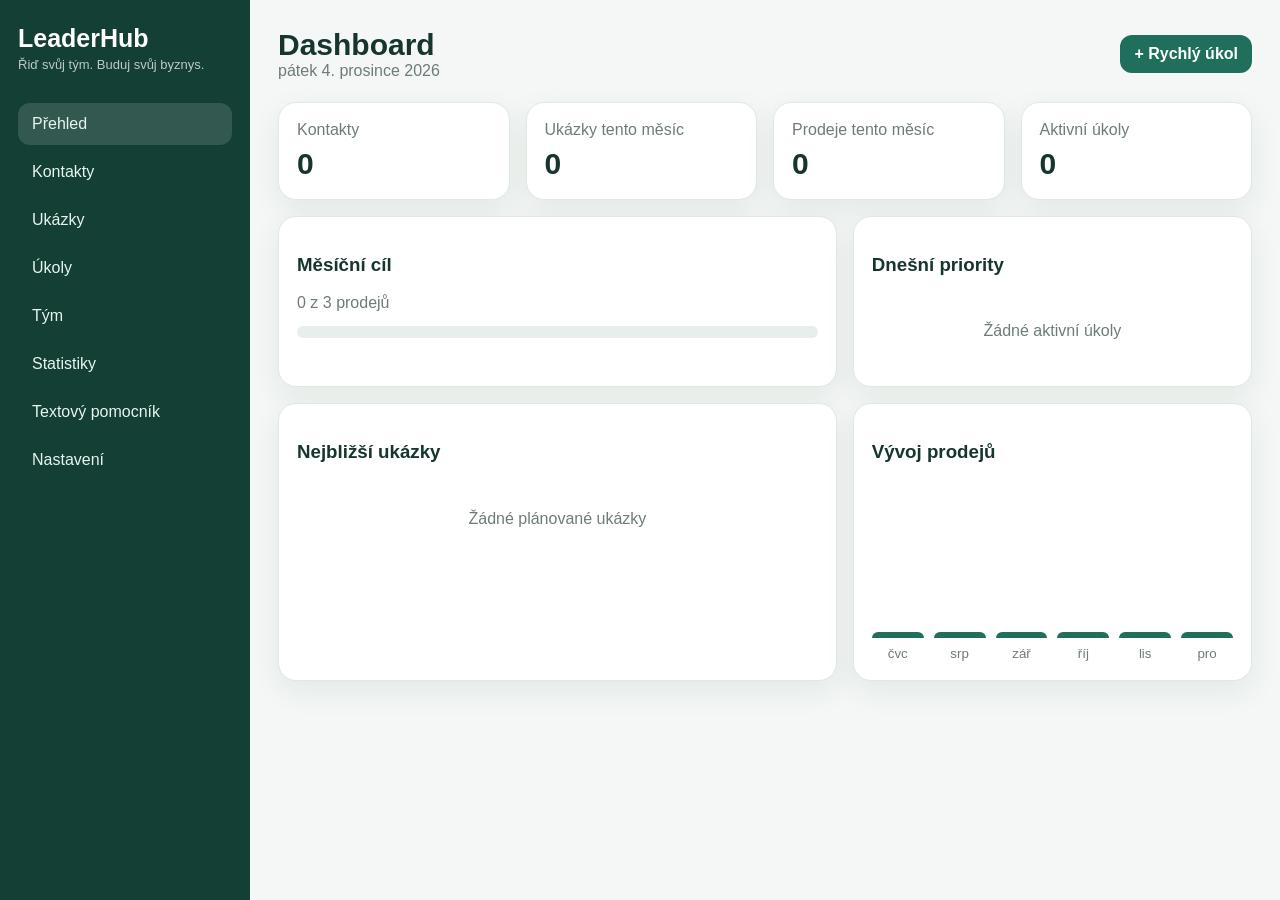
<file: index(1).html>
<!doctype html>
<html lang="cs">
<head>
  <meta charset="utf-8">
  <meta name="viewport" content="width=device-width,initial-scale=1">
  <meta name="theme-color" content="#173f35">
  <title>LeaderHub v2</title>
  <style>
    :root{
      --bg:#f4f7f5;--card:#fff;--text:#17352f;--muted:#6d7c77;
      --brand:#1f6f5c;--brand2:#dff3ea;--danger:#b93636;--line:#dfe8e3;
      --shadow:0 10px 30px rgba(22,60,50,.08);--radius:18px
    }
    *{box-sizing:border-box}
    body{margin:0;font-family:Arial,Segoe UI,sans-serif;background:var(--bg);color:var(--text)}
    button,input,select,textarea{font:inherit}
    button{cursor:pointer}
    .app{display:grid;grid-template-columns:250px 1fr;min-height:100vh}
    aside{background:#143f35;color:#fff;padding:24px 18px;position:sticky;top:0;height:100vh}
    .logo{font-size:25px;font-weight:800;margin-bottom:4px}.sub{opacity:.72;font-size:13px;margin-bottom:28px}
    nav button{width:100%;border:0;background:transparent;color:#e8f4f0;text-align:left;padding:12px 14px;border-radius:12px;margin:3px 0}
    nav button.active,nav button:hover{background:rgba(255,255,255,.13)}
    main{padding:28px;max-width:1400px;width:100%}
    .top{display:flex;justify-content:space-between;gap:16px;align-items:center;margin-bottom:22px}
    h1{margin:0;font-size:30px}.muted{color:var(--muted)}
    .btn{border:0;border-radius:12px;padding:10px 14px;background:var(--brand);color:#fff;font-weight:700}
    .btn.secondary{background:#e8f1ed;color:var(--text)}
    .grid{display:grid;gap:16px}.stats{grid-template-columns:repeat(4,minmax(0,1fr))}
    .card{background:var(--card);border:1px solid var(--line);border-radius:var(--radius);padding:18px;box-shadow:var(--shadow)}
    .stat strong{font-size:30px;display:block;margin-top:8px}.stat span{color:var(--muted)}
    .two{grid-template-columns:1.4fr 1fr}
    .progress{height:12px;background:#e8eeeb;border-radius:999px;overflow:hidden}.progress>i{display:block;height:100%;background:var(--brand);width:0}
    table{width:100%;border-collapse:collapse}th,td{text-align:left;padding:11px 8px;border-bottom:1px solid var(--line);vertical-align:top}
    th{font-size:13px;color:var(--muted)}
    .pill{display:inline-block;padding:5px 9px;border-radius:999px;background:var(--brand2);font-size:12px}
    .toolbar{display:flex;gap:10px;flex-wrap:wrap;margin-bottom:14px}.toolbar input,.toolbar select{padding:10px 12px;border:1px solid var(--line);border-radius:10px;background:white}
    .form-grid{display:grid;grid-template-columns:repeat(2,minmax(0,1fr));gap:12px}.full{grid-column:1/-1}
    label{display:block;font-size:13px;font-weight:700;margin-bottom:5px}input,select,textarea{width:100%;padding:11px;border:1px solid var(--line);border-radius:10px;background:#fff}
    textarea{min-height:90px;resize:vertical}
    .modal{display:none;position:fixed;inset:0;background:rgba(5,25,20,.5);align-items:center;justify-content:center;padding:20px;z-index:10}
    .modal.open{display:flex}.modal-box{background:#fff;border-radius:20px;padding:20px;width:min(680px,100%);max-height:90vh;overflow:auto}
    .modal-head{display:flex;justify-content:space-between;align-items:center;margin-bottom:16px}.close{background:transparent;border:0;font-size:24px}
    .empty{padding:28px;text-align:center;color:var(--muted)}.actions{display:flex;gap:6px;flex-wrap:wrap}.mini{border:0;border-radius:8px;padding:6px 9px;background:#edf3f0}
    section{display:none}section.active{display:block}
    .bar-chart{display:flex;align-items:end;gap:10px;height:180px;padding:15px 0 24px}.bar{flex:1;background:var(--brand);border-radius:8px 8px 0 0;min-height:4px;position:relative}.bar small{position:absolute;bottom:-23px;left:50%;transform:translateX(-50%);color:var(--muted)}
    @media(max-width:900px){.app{grid-template-columns:1fr}aside{height:auto;position:static;padding:14px}nav{display:flex;overflow:auto;gap:4px}.logo,.sub{display:none}nav button{white-space:nowrap;width:auto}.stats,.two{grid-template-columns:1fr 1fr}main{padding:18px}}
    @media(max-width:620px){.stats,.two,.form-grid{grid-template-columns:1fr}.top{align-items:flex-start;flex-direction:column}main{padding:14px}table{font-size:13px}}
  </style>
</head>
<body>
<div class="app">
  <aside>
    <div class="logo">LeaderHub</div><div class="sub">Řiď svůj tým. Buduj svůj byznys.</div>
    <nav id="nav"></nav>
  </aside>
  <main>
    <section id="dashboard" class="active">
      <div class="top"><div><h1>Dashboard</h1><div class="muted" id="today"></div></div><button class="btn" onclick="openForm('task')">+ Rychlý úkol</button></div>
      <div class="grid stats">
        <div class="card stat"><span>Kontakty</span><strong id="sContacts">0</strong></div>
        <div class="card stat"><span>Ukázky tento měsíc</span><strong id="sDemos">0</strong></div>
        <div class="card stat"><span>Prodeje tento měsíc</span><strong id="sSales">0</strong></div>
        <div class="card stat"><span>Aktivní úkoly</span><strong id="sTasks">0</strong></div>
      </div>
      <div class="grid two" style="margin-top:16px">
        <div class="card"><h3>Měsíční cíl</h3><div class="muted" id="goalText"></div><div class="progress" style="margin-top:14px"><i id="goalBar"></i></div></div>
        <div class="card"><h3>Dnešní priority</h3><div id="todayTasks"></div></div>
      </div>
      <div class="grid two" style="margin-top:16px">
        <div class="card"><h3>Nejbližší ukázky</h3><div id="upcomingDemos"></div></div>
        <div class="card"><h3>Vývoj prodejů</h3><div id="salesChart" class="bar-chart"></div></div>
      </div>
    </section>

    <section id="contacts">
      <div class="top"><div><h1>Kontakty</h1><div class="muted">Zájemci, zákazníci a hostitelky</div></div><button class="btn" onclick="openForm('contact')">+ Nový kontakt</button></div>
      <div class="card"><div class="toolbar"><input id="contactSearch" placeholder="Hledat..." oninput="renderContacts()"><select id="contactFilter" onchange="renderContacts()"><option value="">Všechny stavy</option><option>Nový kontakt</option><option>Domluvit ukázku</option><option>Po ukázce</option><option>Objednáno</option><option>Zákazník</option></select></div><div id="contactsTable"></div></div>
    </section>

    <section id="demos">
      <div class="top"><div><h1>Ukázky</h1><div class="muted">Plánované i uskutečněné prezentace</div></div><button class="btn" onclick="openForm('demo')">+ Nová ukázka</button></div>
      <div class="card"><div id="demosTable"></div></div>
    </section>

    <section id="tasks">
      <div class="top"><div><h1>Úkoly</h1><div class="muted">Volání, zprávy a další kroky</div></div><button class="btn" onclick="openForm('task')">+ Nový úkol</button></div>
      <div class="card"><div id="tasksTable"></div></div>
    </section>

    <section id="team">
      <div class="top"><div><h1>Tým</h1><div class="muted">Výsledky a cíle členů týmu</div></div><button class="btn" onclick="openForm('member')">+ Přidat člena</button></div>
      <div class="card"><div id="teamTable"></div></div>
    </section>

    <section id="stats">
      <div class="top"><div><h1>Statistiky</h1><div class="muted">Přehled výkonu</div></div></div>
      <div class="grid stats">
        <div class="card stat"><span>Celkem prodejů</span><strong id="allSales">0</strong></div>
        <div class="card stat"><span>Celkem ukázek</span><strong id="allDemos">0</strong></div>
        <div class="card stat"><span>Konverze</span><strong id="conversion">0 %</strong></div>
        <div class="card stat"><span>Členů týmu</span><strong id="membersCount">0</strong></div>
      </div>
    </section>

    <section id="templates">
      <div class="top"><div><h1>Textový pomocník</h1><div class="muted">Rychlé šablony ve tvém stylu</div></div></div>
      <div class="grid two">
        <div class="card"><label>Typ textu</label><select id="templateType"><option value="follow">Připomenutí zájemci</option><option value="demo">Pozvánka na ukázku</option><option value="thanks">Poděkování po ukázce</option><option value="social">Příspěvek na sociální sítě</option></select><label style="margin-top:12px">Jméno</label><input id="templateName" placeholder="např. paní Nováková"><button class="btn" style="margin-top:12px" onclick="makeTemplate()">Vytvořit návrh</button></div>
        <div class="card"><label>Výsledek</label><textarea id="templateOutput" style="min-height:220px"></textarea><button class="btn secondary" onclick="copyTemplate()">Kopírovat</button></div>
      </div>
    </section>

    <section id="settings">
      <div class="top"><div><h1>Nastavení</h1><div class="muted">Cíle a záloha dat</div></div></div>
      <div class="grid two">
        <div class="card"><h3>Měsíční cíl</h3><label>Počet prodejů</label><input id="goalInput" type="number" min="1"><button class="btn" style="margin-top:12px" onclick="saveGoal()">Uložit cíl</button></div>
        <div class="card"><h3>Záloha</h3><p class="muted">Data se ukládají v tomto prohlížeči. Pravidelně si stáhni zálohu.</p><button class="btn" onclick="exportData()">Stáhnout zálohu</button> <button class="btn secondary" onclick="document.getElementById('importFile').click()">Načíst zálohu</button><input id="importFile" type="file" accept=".json" hidden onchange="importData(event)"></div>
      </div>
    </section>
  </main>
</div>

<div class="modal" id="modal"><div class="modal-box"><div class="modal-head"><h2 id="modalTitle"></h2><button class="close" onclick="closeModal()">×</button></div><form id="entityForm" onsubmit="saveEntity(event)"><div class="form-grid" id="formFields"></div><div style="margin-top:16px;display:flex;gap:8px;justify-content:flex-end"><button type="button" class="btn secondary" onclick="closeModal()">Zrušit</button><button class="btn">Uložit</button></div></form></div></div>

<script>
const NAV=[['dashboard','Přehled'],['contacts','Kontakty'],['demos','Ukázky'],['tasks','Úkoly'],['team','Tým'],['stats','Statistiky'],['templates','Textový pomocník'],['settings','Nastavení']];
const KEY='leaderhub_v2_data';
let data=JSON.parse(localStorage.getItem(KEY)||'null')||{contacts:[],demos:[],tasks:[],team:[],goal:3};
let formType='',editId=null;
const $=s=>document.querySelector(s);
const uid=()=>Date.now().toString(36)+Math.random().toString(36).slice(2,7);
function persist(){localStorage.setItem(KEY,JSON.stringify(data));renderAll()}
function navInit(){$('#nav').innerHTML=NAV.map((n,i)=>`<button class="${i?'':'active'}" onclick="show('${n[0]}',this)">${n[1]}</button>`).join('')}
function show(id,btn){document.querySelectorAll('section').forEach(x=>x.classList.remove('active'));$('#'+id).classList.add('active');document.querySelectorAll('nav button').forEach(x=>x.classList.remove('active'));btn.classList.add('active');renderAll()}
function fmtDate(v){if(!v)return '';return new Date(v+'T12:00:00').toLocaleDateString('cs-CZ')}
function monthKey(d=new Date()){return d.toISOString().slice(0,7)}
function esc(s=''){return String(s).replace(/[&<>"']/g,m=>({'&':'&amp;','<':'&lt;','>':'&gt;','"':'&quot;',"'":'&#039;'}[m]))}
function renderAll(){
  $('#today').textContent=new Date().toLocaleDateString('cs-CZ',{weekday:'long',day:'numeric',month:'long',year:'numeric'});
  const mk=monthKey(),monthDemos=data.demos.filter(x=>(x.date||'').slice(0,7)===mk),monthSales=monthDemos.filter(x=>x.sale).length;
  $('#sContacts').textContent=data.contacts.length;$('#sDemos').textContent=monthDemos.length;$('#sSales').textContent=monthSales;$('#sTasks').textContent=data.tasks.filter(x=>!x.done).length;
  $('#goalText').textContent=`${monthSales} z ${data.goal} prodejů`;$('#goalBar').style.width=Math.min(100,monthSales/data.goal*100)+'%';$('#goalInput').value=data.goal;
  const openTasks=data.tasks.filter(x=>!x.done).sort((a,b)=>(a.date||'9999').localeCompare(b.date||'9999')).slice(0,5);
  $('#todayTasks').innerHTML=openTasks.length?openTasks.map(x=>`<div style="padding:8px 0;border-bottom:1px solid var(--line)"><b>${esc(x.title)}</b><div class="muted">${fmtDate(x.date)}</div></div>`).join(''):'<div class="empty">Žádné aktivní úkoly</div>';
  const up=data.demos.filter(x=>x.date>=new Date().toISOString().slice(0,10)).sort((a,b)=>a.date.localeCompare(b.date)).slice(0,5);
  $('#upcomingDemos').innerHTML=up.length?up.map(x=>`<div style="padding:8px 0;border-bottom:1px solid var(--line)"><b>${esc(x.name)}</b><div class="muted">${fmtDate(x.date)} · ${esc(x.place||'')}</div></div>`).join(''):'<div class="empty">Žádné plánované ukázky</div>';
  renderChart();renderContacts();renderDemos();renderTasks();renderTeam();renderStats()
}
function renderChart(){let vals=[];for(let i=5;i>=0;i--){let d=new Date();d.setMonth(d.getMonth()-i);let k=d.toISOString().slice(0,7);vals.push({lab:d.toLocaleDateString('cs-CZ',{month:'short'}),v:data.demos.filter(x=>(x.date||'').slice(0,7)===k&&x.sale).length})}let max=Math.max(1,...vals.map(x=>x.v));$('#salesChart').innerHTML=vals.map(x=>`<div class="bar" title="${x.v}" style="height:${Math.max(4,x.v/max*100)}%"><small>${x.lab}</small></div>`).join('')}
function renderContacts(){let q=($('#contactSearch')?.value||'').toLowerCase(),f=$('#contactFilter')?.value||'',a=data.contacts.filter(x=>(x.name+x.phone+x.email).toLowerCase().includes(q)&&(!f||x.status===f));$('#contactsTable').innerHTML=a.length?`<table><tr><th>Jméno</th><th>Kontakt</th><th>Stav</th><th>Poznámka</th><th></th></tr>${a.map(x=>`<tr><td><b>${esc(x.name)}</b></td><td>${esc(x.phone||'')}<br><span class="muted">${esc(x.email||'')}</span></td><td><span class="pill">${esc(x.status||'')}</span></td><td>${esc(x.note||'')}</td><td class="actions"><button class="mini" onclick="editEntity('contact','${x.id}')">Upravit</button><button class="mini" onclick="delEntity('contacts','${x.id}')">Smazat</button></td></tr>`).join('')}</table>`:'<div class="empty">Zatím žádné kontakty</div>'}
function renderDemos(){let a=[...data.demos].sort((a,b)=>(b.date||'').localeCompare(a.date||''));$('#demosTable').innerHTML=a.length?`<table><tr><th>Datum</th><th>Hostitelka / zákazník</th><th>Místo</th><th>Výsledek</th><th></th></tr>${a.map(x=>`<tr><td>${fmtDate(x.date)}</td><td><b>${esc(x.name)}</b></td><td>${esc(x.place||'')}</td><td>${x.sale?'<span class="pill">Prodej</span>':'—'}</td><td class="actions"><button class="mini" onclick="editEntity('demo','${x.id}')">Upravit</button><button class="mini" onclick="delEntity('demos','${x.id}')">Smazat</button></td></tr>`).join('')}</table>`:'<div class="empty">Zatím žádné ukázky</div>'}
function renderTasks(){let a=[...data.tasks].sort((a,b)=>Number(a.done)-Number(b.done)||(a.date||'').localeCompare(b.date||''));$('#tasksTable').innerHTML=a.length?`<table><tr><th>Hotovo</th><th>Úkol</th><th>Termín</th><th>Kontakt</th><th></th></tr>${a.map(x=>`<tr><td><input type="checkbox" ${x.done?'checked':''} onchange="toggleTask('${x.id}')"></td><td style="${x.done?'text-decoration:line-through;opacity:.6':''}"><b>${esc(x.title)}</b><br><span class="muted">${esc(x.note||'')}</span></td><td>${fmtDate(x.date)}</td><td>${esc(x.contact||'')}</td><td class="actions"><button class="mini" onclick="editEntity('task','${x.id}')">Upravit</button><button class="mini" onclick="delEntity('tasks','${x.id}')">Smazat</button></td></tr>`).join('')}</table>`:'<div class="empty">Zatím žádné úkoly</div>'}
function renderTeam(){let a=data.team;$('#teamTable').innerHTML=a.length?`<table><tr><th>Jméno</th><th>Telefon</th><th>Měsíční cíl</th><th>Prodeje</th><th></th></tr>${a.map(x=>`<tr><td><b>${esc(x.name)}</b></td><td>${esc(x.phone||'')}</td><td>${x.goal||0}</td><td>${x.sales||0}</td><td class="actions"><button class="mini" onclick="editEntity('member','${x.id}')">Upravit</button><button class="mini" onclick="delEntity('team','${x.id}')">Smazat</button></td></tr>`).join('')}</table>`:'<div class="empty">Zatím žádní členové týmu</div>'}
function renderStats(){let sales=data.demos.filter(x=>x.sale).length,demos=data.demos.length;$('#allSales').textContent=sales;$('#allDemos').textContent=demos;$('#conversion').textContent=(demos?Math.round(sales/demos*100):0)+' %';$('#membersCount').textContent=data.team.length}
const defs={
 contact:{title:'Kontakt',bucket:'contacts',fields:[['name','Jméno','text',1],['phone','Telefon','tel'],['email','E-mail','email'],['status','Stav','select',['Nový kontakt','Domluvit ukázku','Po ukázce','Objednáno','Zákazník']],['source','Zdroj kontaktu','text'],['note','Poznámka','textarea']]},
 demo:{title:'Ukázka',bucket:'demos',fields:[['name','Hostitelka / zákazník','text',1],['date','Datum','date',1],['place','Místo','text'],['sale','Proběhl prodej','checkbox'],['note','Poznámka','textarea']]},
 task:{title:'Úkol',bucket:'tasks',fields:[['title','Název úkolu','text',1],['date','Termín','date'],['contact','Kontakt','text'],['note','Poznámka','textarea'],['done','Hotovo','checkbox']]},
 member:{title:'Člen týmu',bucket:'team',fields:[['name','Jméno','text',1],['phone','Telefon','tel'],['goal','Měsíční cíl','number'],['sales','Prodeje tento měsíc','number'],['note','Poznámka','textarea']]}
};
function openForm(type,obj={}){formType=type;editId=obj.id||null;let d=defs[type];$('#modalTitle').textContent=(editId?'Upravit: ':'Přidat: ')+d.title;$('#formFields').innerHTML=d.fields.map(f=>fieldHTML(f,obj[f[0]])).join('');$('#modal').classList.add('open')}
function fieldHTML(f,val){let [name,label,type,extra]=f,req=extra===1?'required':'';if(type==='select')return `<div><label>${label}</label><select name="${name}">${extra.map(o=>`<option ${val===o?'selected':''}>${o}</option>`).join('')}</select></div>`;if(type==='textarea')return `<div class="full"><label>${label}</label><textarea name="${name}">${esc(val||'')}</textarea></div>`;if(type==='checkbox')return `<div><label><input style="width:auto" type="checkbox" name="${name}" ${val?'checked':''}> ${label}</label></div>`;return `<div><label>${label}</label><input name="${name}" type="${type}" value="${esc(val??'')}" ${req}></div>`}
function saveEntity(e){e.preventDefault();let d=defs[formType],fd=new FormData(e.target),obj={id:editId||uid()};d.fields.forEach(f=>obj[f[0]]=f[2]==='checkbox'?fd.has(f[0]):(f[2]==='number'?Number(fd.get(f[0])||0):fd.get(f[0])));let arr=data[d.bucket],i=arr.findIndex(x=>x.id===editId);if(i>=0)arr[i]=obj;else arr.push(obj);closeModal();persist()}
function editEntity(type,id){let d=defs[type],obj=data[d.bucket].find(x=>x.id===id);openForm(type,obj)}
function delEntity(bucket,id){if(confirm('Opravdu smazat?')){data[bucket]=data[bucket].filter(x=>x.id!==id);persist()}}
function toggleTask(id){let x=data.tasks.find(x=>x.id===id);x.done=!x.done;persist()}
function closeModal(){$('#modal').classList.remove('open')}
function saveGoal(){data.goal=Math.max(1,Number($('#goalInput').value)||1);persist();alert('Cíl uložen.')}
function exportData(){let blob=new Blob([JSON.stringify(data,null,2)],{type:'application/json'}),a=document.createElement('a');a.href=URL.createObjectURL(blob);a.download='LeaderHub-zaloha-'+new Date().toISOString().slice(0,10)+'.json';a.click();URL.revokeObjectURL(a.href)}
function importData(e){let file=e.target.files[0];if(!file)return;let r=new FileReader();r.onload=()=>{try{let obj=JSON.parse(r.result);if(!obj.contacts||!obj.demos)throw Error();data=obj;persist();alert('Záloha načtena.')}catch{alert('Soubor není platná záloha LeaderHubu.')}};r.readAsText(file)}
function makeTemplate(){let n=$('#templateName').value.trim()||'paní Nováková',t=$('#templateType').value,out='';if(t==='follow')out=`Dobrý den, ${n} 😊\njen se krátce ozývám, jestli jste měla prostor promyslet si Thermomix. Vůbec na Vás nechci tlačit, jen kdybyste měla jakýkoliv dotaz, jsem Vám ráda k dispozici.\n\nHezký den přeje\nKateřina Slámová\n📞 722 369 009`;if(t==='demo')out=`Dobrý den, ${n} 😊\nráda bych Vás pozvala na nezávaznou ukázku Thermomixu, kde si vše prakticky vyzkoušíte a uvidíte, kolik času dokáže v kuchyni ušetřit. Termín přizpůsobíme tak, aby Vám vyhovoval. 😊`;if(t==='thanks')out=`Dobrý den, ${n} 😊\nděkuji za příjemnou ukázku a společné vaření. Doufám, že Vám chutnalo a že jste si odnesla spoustu inspirace. Kdykoliv budete něco potřebovat, jsem tu pro Vás. 🤗`;if(t==='social')out=`I rychlé vaření může být domácí, chutné a bez hromady nádobí. 😍\nThermomix zvládne přípravu krok za krokem a kuchyň zůstává krásně čistá. Co byste v něm chtěli vyzkoušet jako první? 😊`;$('#templateOutput').value=out}
function copyTemplate(){const t=$('#templateOutput');t.select();document.execCommand('copy');alert('Text zkopírován.')}
navInit();renderAll();
</script>
</body>
</html>
</file>
